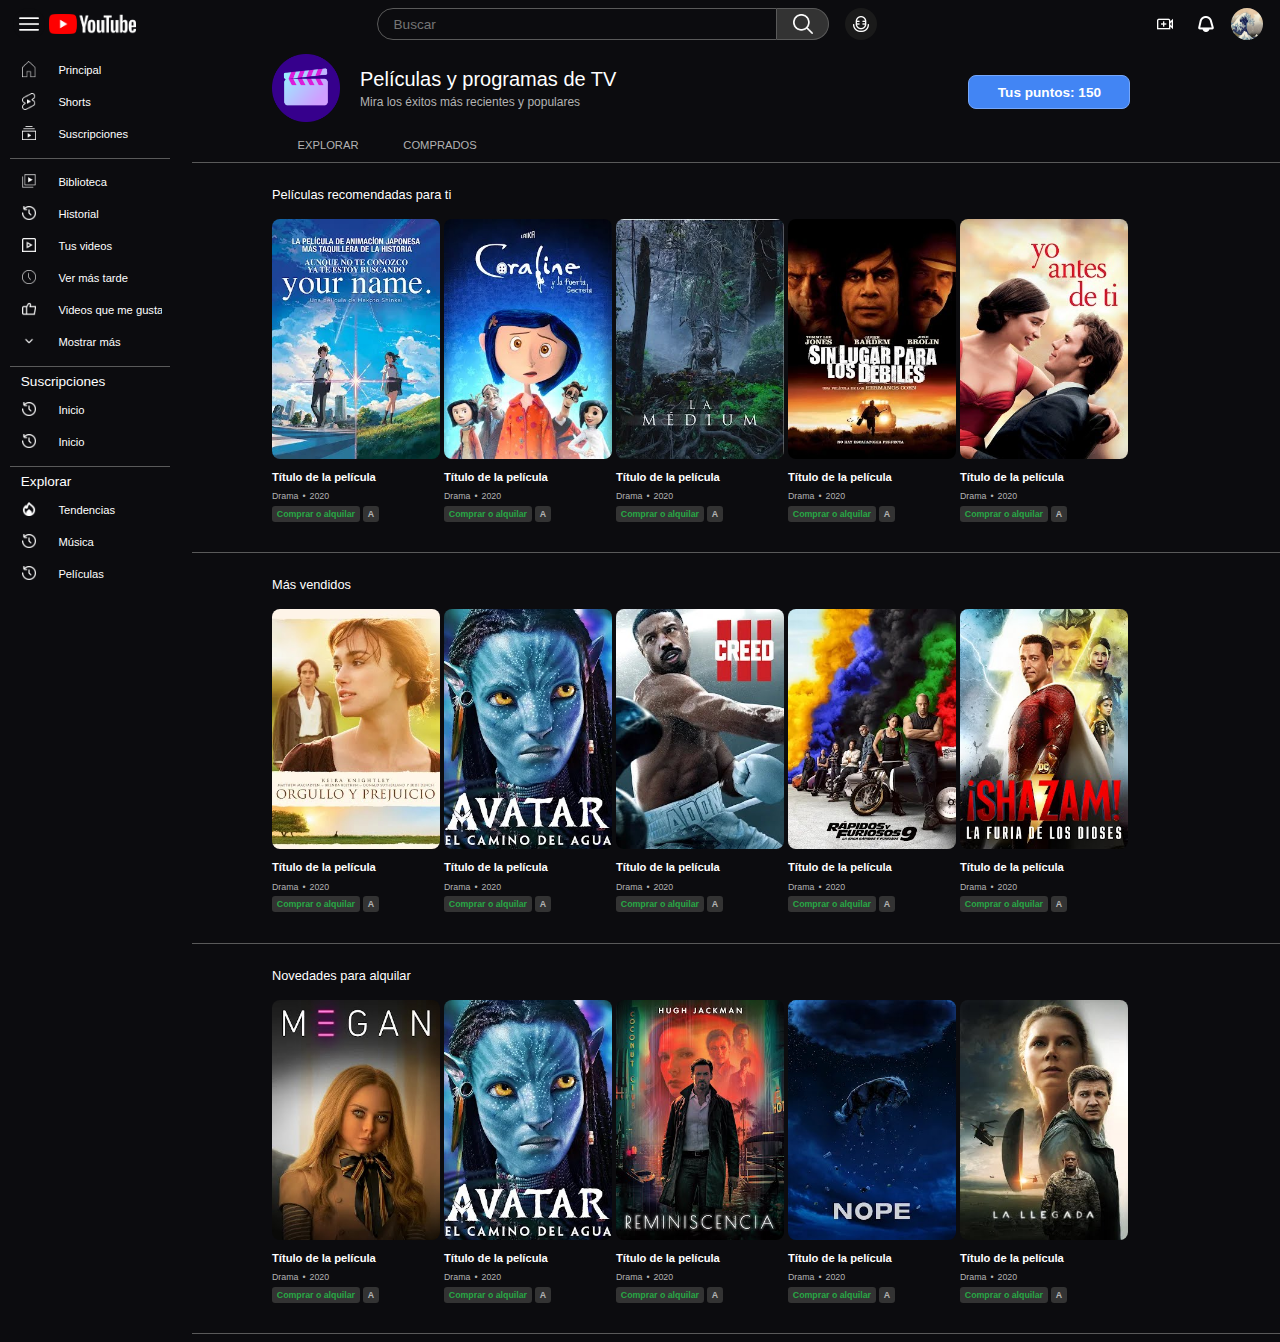
<file: movies-page.html>
<html>

<title>Películas</title>
<head>
    <link rel="stylesheet" href="movies-page.css">
    <!-- Google tag (gtag.js) -->
<script async src="https://www.googletagmanager.com/gtag/js?id=G-ENSPJKNG4V"></script>
<script>
  window.dataLayer = window.dataLayer || [];
  function gtag(){dataLayer.push(arguments);}
  gtag('js', new Date());

  gtag('config', 'G-ENSPJKNG4V');
</script>

</head>

<body>

    <!--Navigation bar-->
    
<div class="navigation-bar">
       
    
    <div id="container-navigation">    
        <div class="action">
            <button>
                <img src="menu-h.png" width="20em" height="20em">
            </button>
        </div>
        <div onclick="location.href='index.html'" class="container" >
            <img src="Logotipo.png" width="87em" height="20em">
        </div>
    </div>  
    <div id="container-search">
        <div class="search">
            <input type="text" placeholder="Buscar">
            <button onclick="location.href='resultados.html'">
                <img src="busqueda.png" width="20em" height="20em">
            </button>
            
        </div>
        <button class="tool" style="background-image: url(microfono.png); background-repeat:no-repeat; background-size: 1rem; background-position: center;"></button>
    </div>    
        <div id="container"></div>
    <div id="container-navigation">
    <div class="action">
            <button style="background-image: url(video-mas.png); background-repeat:no-repeat; background-size: 1rem; background-position: center;">               
            </button>
           <button style="background-image: url(campana.png); background-repeat:no-repeat; background-size: 1rem; background-position: center;"></button>
            
            <button>
                <img src="perfil.jpg" width="40em" height="40em">
            </button>
    </div>    
    </div>
</div>


    <!--Menu desplegable-->
<div class="menu-principal">
    <div class="menu-container">
        <button onclick="location.href='index.html'" class="menup-button" style="background-image: url(home.png);" >Principal</button>
        <button class="menup-button" style="background-image: url(shorts.png);">Shorts</button>
        <button class="menup-button" style="background-image: url(suscripciones.png);">Suscripciones</button>
        <div class="linea-menu">
            <hr>
        </div>
        <button class="menup-button" style="background-image: url(biblioteca.png);">Biblioteca</button>
        <button class="menup-button" style="background-image: url(historial.png);">Historial</button>
        <button class="menup-button" style="background-image: url(tus\ videos.png);">Tus videos</button>
        <button class="menup-button" style="background-image: url(ver\ más\ tarde.png);">Ver más tarde</button>
        <button class="menup-button" style="background-image: url(red-social.png);">Videos que me gustan</button>
        <button class="menup-button" style="background-image: url(angulo-pequeno-hacia-abajo.png);">Mostrar más</button>
        <div class="linea-menu">
            <hr>
        </div>
        <div class="secciones-menu" >Suscripciones</div>
        <button class="menup-button" style="background-image: url(historial.png);">Inicio</button>
        <button class="menup-button" style="background-image: url(historial.png);">Inicio</button>
        <div class="linea-menu">
            <hr>
        </div>
        <div class="secciones-menu" >Explorar</div>
        <button class="menup-button" style="background-image: url(tendencias.png);">Tendencias</button>
        <button class="menup-button" style="background-image: url(historial.png);">Música</button>
        <button class="menup-button" style="background-image: url(historial.png);">Películas</button>
        <button class="menup-button" style="background-image: url(en\ vivo.png);">En vivo</button>
        <button class="menup-button" style="background-image: url(videojuegos.png);">Videojuegos</button>
        <button class="menup-button" style="background-image: url(noticias.png);">Noticias</button>
        <button class="menup-button" style="background-image: url(deportes.png);">Deportes</button>
        <button class="menup-button" style="background-image: url(aprendizaje.png);">Aprendizaje</button>
        <div class="linea-menu">
            <hr>
        </div>
        <div class="secciones-menu">Más de YouTube</div>
        <button class="menup-button" style="background-image: url(historial.png);">YouTube Premium</button>
        <button class="menup-button" style="background-image: url(historial.png);">YouTube Studio</button>
        <button class="menup-button" style="background-image: url(historial.png);">YouTube Music</button>
        <button class="menup-button" style="background-image: url(historial.png);">YouTube Kids</button>
        <div class="linea-menu">
            <hr>
        </div>
        <button class="menup-button" style="background-image: url(configuracion.png);">Configuración</button>
        <button class="menup-button" style="background-image: url(historial\ denuncias.png);">Historial de denuncia</button>
        <button class="menup-button" style="background-image: url(ayuda.png);">Ayuda</button>
        <button class="menup-button" style="background-image: url(comentario.png);">Envíar comentarios</button>
        <div class="linea-menu">
            <hr>
        </div>
        <div class="footer-menu">
            <div class="footer-links">
                <a href="">Acerca de</a>
                <a href="">Prensa</a>
                <a href="">Derechos de autor</a>
                <a href="">Comunicarte con nosotros</a>
                <a href="">Creadores</a>
                <a href="">Anunciar</a>
                <a href="">Desarrolladores</a>
            </div>
            <div class="footer-links">
                <a href="">Condiciones</a>
                <a href="">Privacidad</a>
                <a href="">Políticas y seguridad</a>
                <a href="">Cómo funciona YouTube</a>
                <a href="">Prueba funciones nuevas</a>
            </div>
    
            <div class="footer-copyright">
                <p>© 2023 Google LLC</p>
            </div>    
        </div>
    
    </div>
</div>

    <!--movies-->

<div class="movies-container">
    <div class="movies-headline">
        <div class="movies-texto">
            <div class="movies-titulo">Películas y programas de TV</div> 
            <div class="movies-subtitulo">Mira los éxitos más recientes y populares</div> 
        </div>
        <div class="movies-p">Tus puntos: 150</div>
    </div>
    <div class="movies-menu">
        <button class="movies-ghost">EXPLORAR</button>
        <button class="movies-ghost">COMPRADOS</button>
    </div>
    <hr>

    <!--lista-->

    <div class="movies-secciones">Películas recomendadas para ti</div>

        <div class="lista-movies">

            <div class="moviess-principal">
                <div onclick="location.href='Reproductor-peliculas.html'" class="moviesp-player" style="background-image: url(2.webp);">
                </div>
                <div class="moviesp-second">
                    <div class="moviesp-info">
                        <div class="moviesp-titulo">Título de la película</div>
                        <div class="moviesp-genero">
                            <p>Drama</p>
                            <p>•</p>
                            <p>2020<p>
                        </div>
                        <div class="moviesp-etiquetas">
                            <div class="moviesp-action">Comprar o alquilar</div>
                            <div class="moviesp-clas">A</div>
                        </div>
                    </div>
                </div>
            </div>

            <div class="moviess-principal">
                <div onclick="location.href='Reproductor-peliculas.html'" class="moviesp-player"></div>
                <div class="moviesp-second">
                    <div class="moviesp-info">
                        <div class="moviesp-titulo">Título de la película</div>
                        <div class="moviesp-genero">
                            <p>Drama</p>
                            <p>•</p>
                            <p>2020<p>
                        </div>
                        <div class="moviesp-etiquetas">
                            <div class="moviesp-action">Comprar o alquilar</div>
                            <div class="moviesp-clas">A</div>
                        </div>
                    </div>
                </div>
            </div>
            <div onclick="location.href='Reproductor-peliculas.html'" class="moviess-principal">
                <div class="moviesp-player" style="background-image: url(5.webp);"></div>
                <div class="moviesp-second">
                    <div class="moviesp-info">
                        <div class="moviesp-titulo">Título de la película</div>
                        <div class="moviesp-genero">
                            <p>Drama</p>
                            <p>•</p>
                            <p>2020<p>
                        </div>
                        <div class="moviesp-etiquetas">
                            <div class="moviesp-action">Comprar o alquilar</div>
                            <div class="moviesp-clas">A</div>
                        </div>
                    </div>
                </div>
            </div>
            <div onclick="location.href='Reproductor-peliculas.html'" class="moviess-principal">
                <div class="moviesp-player" style="background-image: url(4.webp);"></div>
                <div class="moviesp-second">
                    <div class="moviesp-info">
                        <div class="moviesp-titulo">Título de la película</div>
                        <div class="moviesp-genero">
                            <p>Drama</p>
                            <p>•</p>
                            <p>2020<p>
                        </div>
                        <div class="moviesp-etiquetas">
                            <div class="moviesp-action">Comprar o alquilar</div>
                            <div class="moviesp-clas">A</div>
                        </div>
                    </div>
                </div>
            </div>
            <div onclick="location.href='Reproductor-peliculas.html'" class="moviess-principal">
                <div class="moviesp-player" style="background-image: url(3.jpg);"></div>
                <div class="moviesp-second">
                    <div class="moviesp-info">
                        <div class="moviesp-titulo">Título de la película</div>
                        <div class="moviesp-genero">
                            <p>Drama</p>
                            <p>•</p>
                            <p>2020<p>
                        </div>
                        <div class="moviesp-etiquetas">
                            <div class="moviesp-action">Comprar o alquilar</div>
                            <div class="moviesp-clas">A</div>
                        </div>
                    </div>
                </div>
            </div>
        </div>
    <hr>        

    <div class="movies-secciones">Más vendidos</div>

        <div class="lista-movies">

            <div class="moviess-principal">
                <div onclick="location.href='Reproductor-peliculas.html'" class="moviesp-player" style="background-image: url(6.webp);"></div>
                <div class="moviesp-second">
                    <div class="moviesp-info">
                        <div class="moviesp-titulo">Título de la película</div>
                        <div class="moviesp-genero">
                            <p>Drama</p>
                            <p>•</p>
                            <p>2020<p>
                        </div>
                        <div class="moviesp-etiquetas">
                            <div class="moviesp-action">Comprar o alquilar</div>
                            <div class="moviesp-clas">A</div>
                        </div>
                    </div>
                </div>
            </div>

            <div class="moviess-principal">
                <div onclick="location.href='Reproductor-peliculas.html'" class="moviesp-player" style="background-image: url(7.webp);"></div>
                <div class="moviesp-second">
                    <div class="moviesp-info">
                        <div class="moviesp-titulo" >Título de la película</div>
                        <div class="moviesp-genero">
                            <p>Drama</p>
                            <p>•</p>
                            <p>2020<p>
                        </div>
                        <div class="moviesp-etiquetas">
                            <div class="moviesp-action">Comprar o alquilar</div>
                            <div class="moviesp-clas">A</div>
                        </div>
                    </div>
                </div>
            </div>
            <div class="moviess-principal">
                <div onclick="location.href='Reproductor-peliculas.html'" class="moviesp-player" style="background-image: url(8.webp);"></div>
                <div class="moviesp-second">
                    <div class="moviesp-info">
                        <div class="moviesp-titulo">Título de la película</div>
                        <div class="moviesp-genero">
                            <p>Drama</p>
                            <p>•</p>
                            <p>2020<p>
                        </div>
                        <div class="moviesp-etiquetas">
                            <div class="moviesp-action">Comprar o alquilar</div>
                            <div class="moviesp-clas">A</div>
                        </div>
                    </div>
                </div>
            </div>
            <div class="moviess-principal">
                <div onclick="location.href='Reproductor-peliculas.html'" class="moviesp-player" style="background-image: url(9.webp);"></div>
                <div class="moviesp-second">
                    <div class="moviesp-info">
                        <div class="moviesp-titulo">Título de la película</div>
                        <div class="moviesp-genero">
                            <p>Drama</p>
                            <p>•</p>
                            <p>2020<p>
                        </div>
                        <div class="moviesp-etiquetas">
                            <div class="moviesp-action">Comprar o alquilar</div>
                            <div class="moviesp-clas">A</div>
                        </div>
                    </div>
                </div>
            </div>
            <div class="moviess-principal">
                <div onclick="location.href='Reproductor-peliculas.html'" class="moviesp-player" style="background-image: url(10.webp);"></div>
                <div class="moviesp-second">
                    <div class="moviesp-info">
                        <div class="moviesp-titulo">Título de la película</div>
                        <div class="moviesp-genero">
                            <p>Drama</p>
                            <p>•</p>
                            <p>2020<p>
                        </div>
                        <div class="moviesp-etiquetas">
                            <div class="moviesp-action">Comprar o alquilar</div>
                            <div class="moviesp-clas">A</div>
                        </div>
                    </div>
                </div>
            </div>
        </div>
    <hr>        

    <div class="movies-secciones">Novedades para alquilar</div>

        <div class="lista-movies">

            <div class="moviess-principal">
                <div onclick="location.href='Reproductor-peliculas.html'" class="moviesp-player" style="background-image: url(11.webp);"></div>
                <div class="moviesp-second">
                    <div class="moviesp-info">
                        <div class="moviesp-titulo">Título de la película</div>
                        <div class="moviesp-genero">
                            <p>Drama</p>
                            <p>•</p>
                            <p>2020<p>
                        </div>
                        <div class="moviesp-etiquetas">
                            <div class="moviesp-action">Comprar o alquilar</div>
                            <div class="moviesp-clas">A</div>
                        </div>
                    </div>
                </div>
            </div>

            <div class="moviess-principal">
                <div onclick="location.href='Reproductor-peliculas.html'" class="moviesp-player" style="background-image: url(12.webp);"></div>
                <div class="moviesp-second">
                    <div class="moviesp-info">
                        <div class="moviesp-titulo">Título de la película</div>
                        <div class="moviesp-genero">
                            <p>Drama</p>
                            <p>•</p>
                            <p>2020<p>
                        </div>
                        <div class="moviesp-etiquetas">
                            <div class="moviesp-action">Comprar o alquilar</div>
                            <div class="moviesp-clas">A</div>
                        </div>
                    </div>
                </div>
            </div>
            <div class="moviess-principal">
                <div onclick="location.href='Reproductor-peliculas.html'" class="moviesp-player" style="background-image: url(13.webp);"></div>
                <div class="moviesp-second">
                    <div class="moviesp-info">
                        <div class="moviesp-titulo">Título de la película</div>
                        <div class="moviesp-genero">
                            <p>Drama</p>
                            <p>•</p>
                            <p>2020<p>
                        </div>
                        <div class="moviesp-etiquetas">
                            <div class="moviesp-action">Comprar o alquilar</div>
                            <div class="moviesp-clas">A</div>
                        </div>
                    </div>
                </div>
            </div>
            <div class="moviess-principal">
                <div onclick="location.href='Reproductor-peliculas.html'" class="moviesp-player" style="background-image: url(14.webp);"></div>
                <div class="moviesp-second">
                    <div class="moviesp-info">
                        <div class="moviesp-titulo">Título de la película</div>
                        <div class="moviesp-genero">
                            <p>Drama</p>
                            <p>•</p>
                            <p>2020<p>
                        </div>
                        <div class="moviesp-etiquetas">
                            <div class="moviesp-action">Comprar o alquilar</div>
                            <div class="moviesp-clas">A</div>
                        </div>
                    </div>
                </div>
            </div>
            <div class="moviess-principal">
                <div onclick="location.href='Reproductor-peliculas.html'" class="moviesp-player" style="background-image: url(15.webp);"></div>
                <div class="moviesp-second">
                    <div class="moviesp-info">
                        <div class="moviesp-titulo">Título de la película</div>
                        <div class="moviesp-genero">
                            <p>Drama</p>
                            <p>•</p>
                            <p>2020<p>
                        </div>
                        <div class="moviesp-etiquetas">
                            <div class="moviesp-action">Comprar o alquilar</div>
                            <div class="moviesp-clas">A</div>
                        </div>
                    </div>
                </div>
            </div>
        </div>
    <hr>        
            
</div>
</file>
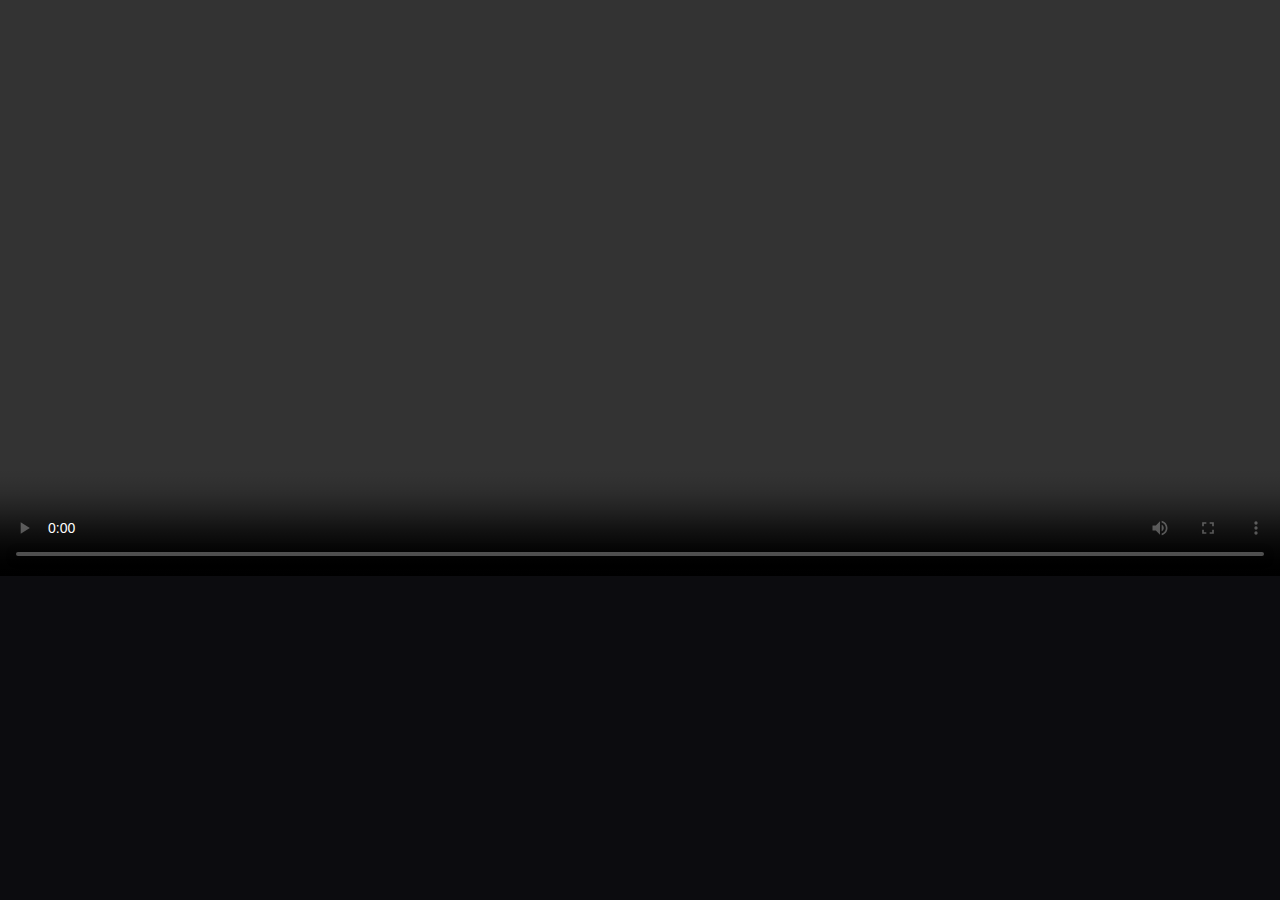
<file: Pelicula.html>
<html></html>
<head>
    <title>Película</title>
    <link rel="stylesheet" href="Pelicula.css">
    <!-- Google tag (gtag.js) -->
<script async src="https://www.googletagmanager.com/gtag/js?id=G-ENSPJKNG4V"></script>
<script>
  window.dataLayer = window.dataLayer || [];
  function gtag(){dataLayer.push(arguments);}
  gtag('js', new Date());

  gtag('config', 'G-ENSPJKNG4V');
</script>
</head>
<body>

    <!--Ventana de video-->

    <div class="elements-contain">
        <div class="info-player">
            <video class="player" autoplay controls></video>
</file>
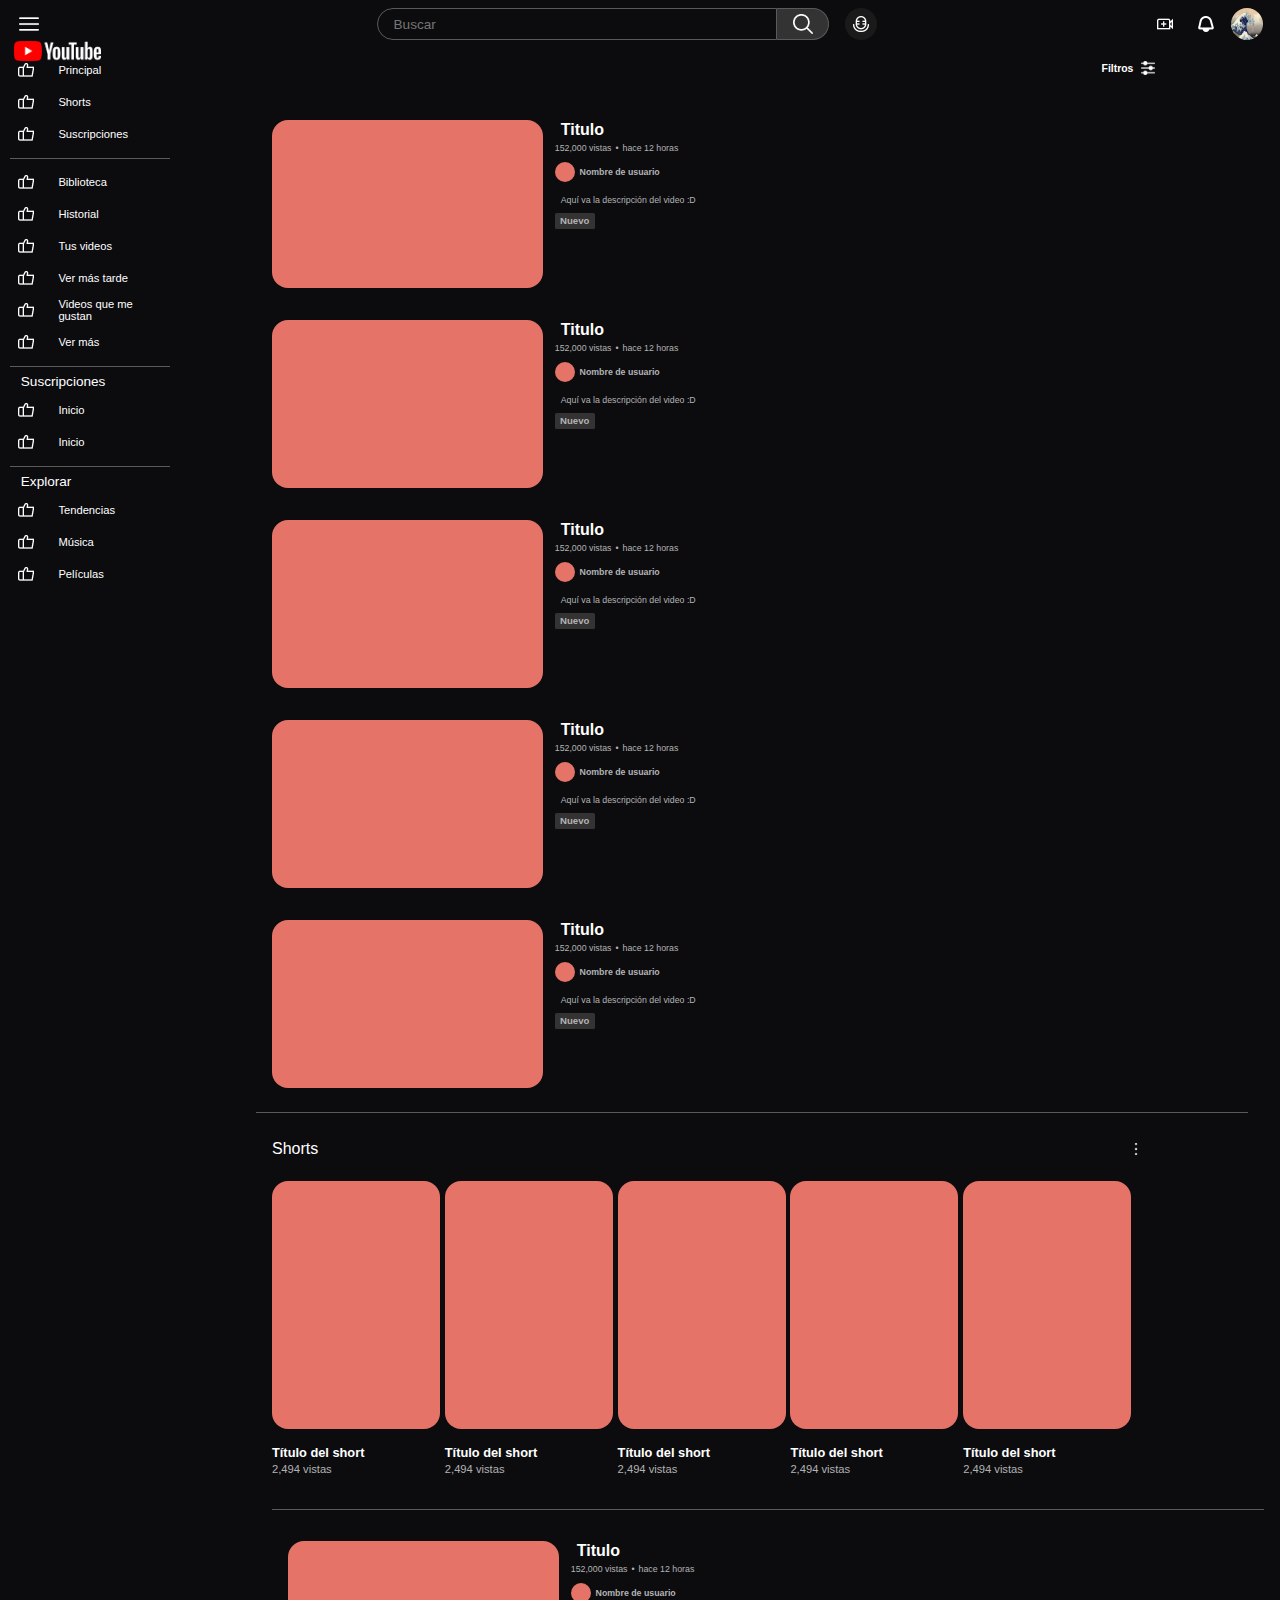
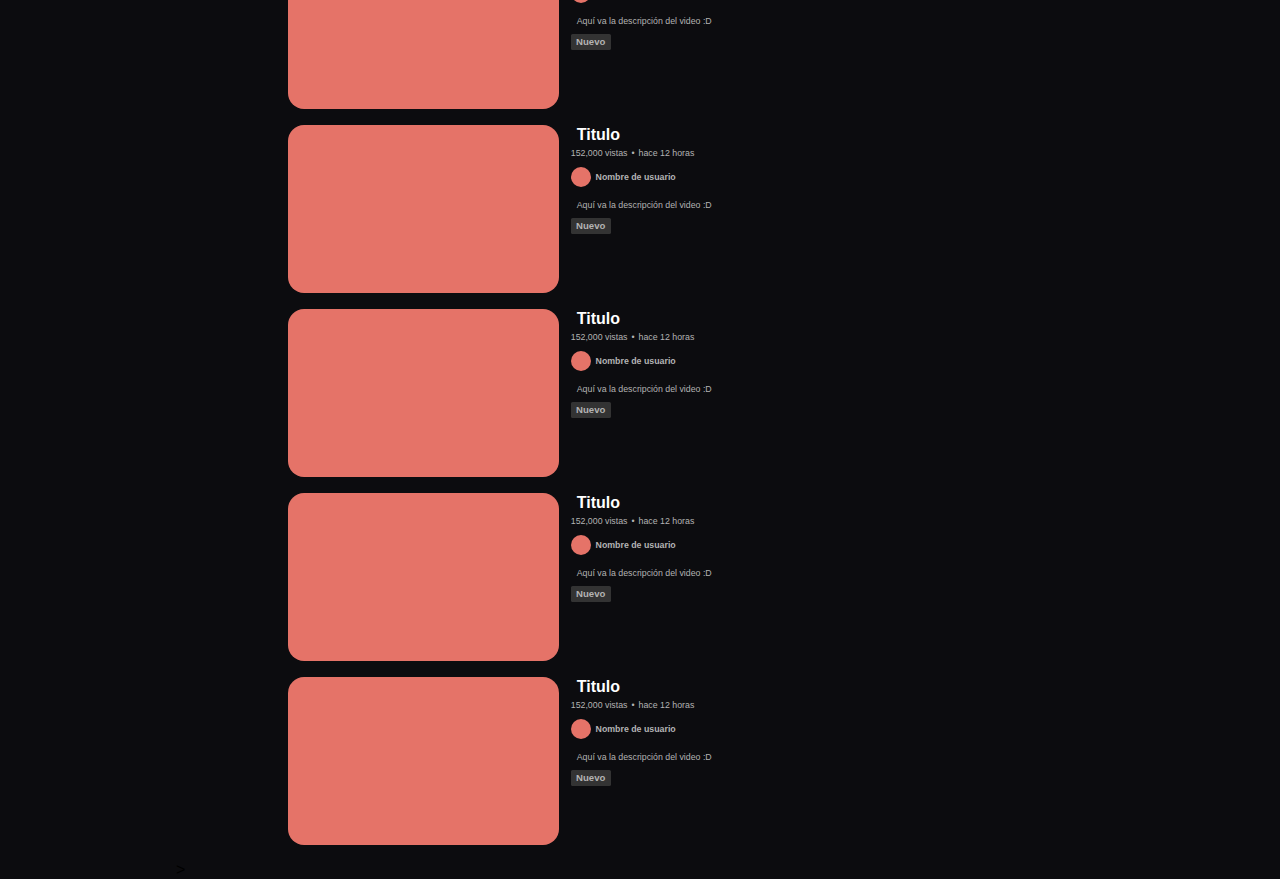
<file: resultados.html>
<html>

<title>Resultados</title>
<head>
    <link rel="stylesheet" href="resultados.css">
    <!-- Google tag (gtag.js) -->
<script async src="https://www.googletagmanager.com/gtag/js?id=G-ENSPJKNG4V"></script>
<script>
  window.dataLayer = window.dataLayer || [];
  function gtag(){dataLayer.push(arguments);}
  gtag('js', new Date());

  gtag('config', 'G-ENSPJKNG4V');
</script>
</head>

<body>

    <!--Navigation bar-->
    
<div class="navigation-bar">
       
    
    <div id="container-navigation">    
        <div class="action">
            <button>
                <img src="menu-h.png" width="20em" height="20em">
            </button>
        </div>
        <button class="container" onclick="location.href='Pagina principal-user.html'">
            <img src="Logotipo.png" width="87em" height="20em">
        </button>
    </div>  
    <div id="container-search">
        <div class="search">
            <input type="text" placeholder="Buscar">
            <button>
                <img src="busqueda.png" width="20em" height="20em">
            </button>
            
        </div>
        <button class="tool" style="background-image: url(microfono.png); background-repeat:no-repeat; background-size: 1rem; background-position: center;"></button>
    </div>    
        <div id="container"></div>
    <div id="container-navigation">
    <div class="action">
            <button style="background-image: url(video-mas.png); background-repeat:no-repeat; background-size: 1rem; background-position: center;">               
            </button>
           <button style="background-image: url(campana.png); background-repeat:no-repeat; background-size: 1rem; background-position: center;"></button>
            
            <button>
                <img src="perfil.jpg" width="40em" height="40em">
            </button>
    </div>    
    </div>
</div>


    <!--Menu desplegable-->
<div class="menu-principal">
    <div class="menu-container">
        <button class="menup-button">Principal</button>
        <button class="menup-button">Shorts</button>
        <button class="menup-button">Suscripciones</button>
        <div class="linea-menu">
            <hr>
        </div>
        <button class="menup-button">Biblioteca</button>
        <button class="menup-button">Historial</button>
        <button class="menup-button">Tus videos</button>
        <button class="menup-button">Ver más tarde</button>
        <button class="menup-button">Videos que me gustan</button>
        <button class="menup-button">Ver más</button>
        <div class="linea-menu">
            <hr>
        </div>
        <div class="secciones-menu">Suscripciones</div>
        <button class="menup-button">Inicio</button>
        <button class="menup-button">Inicio</button>
        <div class="linea-menu">
            <hr>
        </div>
        <div class="secciones-menu">Explorar</div>
        <button class="menup-button">Tendencias</button>
        <button class="menup-button">Música</button>
        <button class="menup-button">Películas</button>
        <button class="menup-button">En vivo</button>
        <button class="menup-button">Videojuegos</button>
        <button class="menup-button">Noticias</button>
        <button class="menup-button">Deportes</button>
        <button class="menup-button">Aprendizaje</button>
        <div class="linea-menu">
            <hr>
        </div>
        <div class="secciones-menu">Más de YouTube</div>
        <button class="menup-button">YouTube Premium</button>
        <button class="menup-button">YouTube Studio</button>
        <button class="menup-button">YouTube Music</button>
        <button class="menup-button">YouTube Kids</button>
        <div class="linea-menu">
            <hr>
        </div>
        <button class="menup-button">Configuración</button>
        <button class="menup-button">Historial de denuncia</button>
        <button class="menup-button">Ayuda</button>
        <button class="menup-button">Envíar comentarios</button>
        <div class="linea-menu">
            <hr>
        </div>
        <div class="footer-menu">
            <div class="footer-links">
                <a href="">Acerca de</a>
                <a href="">Prensa</a>
                <a href="">Derechos de autor</a>
                <a href="">Comunicarte con nosotros</a>
                <a href="">Creadores</a>
                <a href="">Anunciar</a>
                <a href="">Desarrolladores</a>
            </div>
            <div class="footer-links">
                <a href="">Condiciones</a>
                <a href="">Privacidad</a>
                <a href="">Políticas y seguridad</a>
                <a href="">Cómo funciona YouTube</a>
                <a href="">Prueba funciones nuevas</a>
            </div>
    
            <div class="footer-copyright">
                <p>© 2023 Google LLC</p>
            </div>    
        </div>
    
    </div>
</div>


<div class="body-container">
    <div class="filter">
         <button class="filter-button">Filtros</button>
    </div>

    <div class="result-list">
        <div class="result-video">
            <div class="result-player"></div>
            <div class="result-info-container">
                <button class="result-title">Titulo</button>
                <div class="result-vistas">
                    <p>152,000 vistas</p>
                    <p>•</p>
                    <p>hace 12 horas<p>
                </div>
                <div class="result-canal">
                    <button class="result-user-picture"></button>
                    <p>Nombre de usuario</p>
                </div>
                <button class="result-description">Aquí va la descripción del video :D</button>
                <button class="result-etiqueta">Nuevo</button>
            </div>
            <button class="result-menu-button"></button>
        </div>

        <div class="result-video">
            <div class="result-player"></div>
            <div class="result-info-container">
                <button class="result-title">Titulo</button>
                <div class="result-vistas">
                    <p>152,000 vistas</p>
                    <p>•</p>
                    <p>hace 12 horas<p>
                </div>
                <div class="result-canal">
                    <button class="result-user-picture"></button>
                    <p>Nombre de usuario</p>
                </div>
                <button class="result-description">Aquí va la descripción del video :D</button>
                <button class="result-etiqueta">Nuevo</button>
            </div>
            <button class="result-menu-button"></button>
        </div>

        <div class="result-video">
            <div class="result-player"></div>
            <div class="result-info-container">
                <button class="result-title">Titulo</button>
                <div class="result-vistas">
                    <p>152,000 vistas</p>
                    <p>•</p>
                    <p>hace 12 horas<p>
                </div>
                <div class="result-canal">
                    <button class="result-user-picture"></button>
                    <p>Nombre de usuario</p>
                </div>
                <button class="result-description">Aquí va la descripción del video :D</button>
                <button class="result-etiqueta">Nuevo</button>
            </div>
            <button class="result-menu-button"></button>
        </div>

        <div class="result-video">
            <div class="result-player"></div>
            <div class="result-info-container">
                <button class="result-title">Titulo</button>
                <div class="result-vistas">
                    <p>152,000 vistas</p>
                    <p>•</p>
                    <p>hace 12 horas<p>
                </div>
                <div class="result-canal">
                    <button class="result-user-picture"></button>
                    <p>Nombre de usuario</p>
                </div>
                <button class="result-description">Aquí va la descripción del video :D</button>
                <button class="result-etiqueta">Nuevo</button>
            </div>
            <button class="result-menu-button"></button>
        </div>

        <div class="result-video">
            <div class="result-player"></div>
            <div class="result-info-container">
                <button class="result-title">Titulo</button>
                <div class="result-vistas">
                    <p>152,000 vistas</p>
                    <p>•</p>
                    <p>hace 12 horas<p>
                </div>
                <div class="result-canal">
                    <button class="result-user-picture"></button>
                    <p>Nombre de usuario</p>
                </div>
                <button class="result-description">Aquí va la descripción del video :D</button>
                <button class="result-etiqueta">Nuevo</button>
            </div>
            <button class="result-menu-button"></button>
        </div>

        <div class="linea-thin-body">
            <hr>
        </div>



        <div class="seccion-shorts-result">
            <div class="secciones-result">
                Shorts
                <button class="seccion-menu"></button>
            </div>

        <div class="lista-shorts-result">
            <div class="shorts-result">
                <div class="shortr-player"></div>
                <div class="shortr-second">
                    <div class="shortr-info">
                        <div class="shortr-titulo">Título del short</div>
                        <div class="shortr-vistas">2,494 vistas</div>
                    </div>
                    <button class="shortr-menu"></button>
                </div>
            </div>
            <div class="shorts-result">
                <div class="shortr-player"></div>
                <div class="shortr-second">
                    <div class="shortr-info">
                        <div class="shortr-titulo">Título del short</div>
                        <div class="shortr-vistas">2,494 vistas</div>
                    </div>
                    <button class="shortr-menu"></button>
                </div>
            </div>
            <div class="shorts-result">
                <div class="shortr-player"></div>
                <div class="shortr-second">
                    <div class="shortr-info">
                        <div class="shortr-titulo">Título del short</div>
                        <div class="shortr-vistas">2,494 vistas</div>
                    </div>
                    <button class="shortr-menu"></button>
                </div>
            </div>
            <div class="shorts-result">
                <div class="shortr-player"></div>
                <div class="shortr-second">
                    <div class="shortr-info">
                        <div class="shortr-titulo">Título del short</div>
                        <div class="shortr-vistas">2,494 vistas</div>
                    </div>
                    <button class="shortr-menu"></button>
                </div>
            </div>
            <div class="shorts-result">
                <div class="shortr-player"></div>
                <div class="shortr-second">
                    <div class="shortr-info">
                        <div class="shortr-titulo">Título del short</div>
                        <div class="shortr-vistas">2,494 vistas</div>
                    </div>
                    <button class="shortr-menu"></button>
                </div>
            </div>
        </div>  
        
        <div class="linea-thin-body">
            <hr>
        </div>

        <div class="result-video">
            <div class="result-player"></div>
            <div class="result-info-container">
                <button class="result-title">Titulo</button>
                <div class="result-vistas">
                    <p>152,000 vistas</p>
                    <p>•</p>
                    <p>hace 12 horas<p>
                </div>
                <div class="result-canal">
                    <button class="result-user-picture"></button>
                    <p>Nombre de usuario</p>
                </div>
                <button class="result-description">Aquí va la descripción del video :D</button>
                <button class="result-etiqueta">Nuevo</button>
            </div>
            <button class="result-menu-button"></button>
        </div>

        <div class="result-video">
            <div class="result-player"></div>
            <div class="result-info-container">
                <button class="result-title">Titulo</button>
                <div class="result-vistas">
                    <p>152,000 vistas</p>
                    <p>•</p>
                    <p>hace 12 horas<p>
                </div>
                <div class="result-canal">
                    <button class="result-user-picture"></button>
                    <p>Nombre de usuario</p>
                </div>
                <button class="result-description">Aquí va la descripción del video :D</button>
                <button class="result-etiqueta">Nuevo</button>
            </div>
            <button class="result-menu-button"></button>
        </div>

        <div class="result-video">
            <div class="result-player"></div>
            <div class="result-info-container">
                <button class="result-title">Titulo</button>
                <div class="result-vistas">
                    <p>152,000 vistas</p>
                    <p>•</p>
                    <p>hace 12 horas<p>
                </div>
                <div class="result-canal">
                    <button class="result-user-picture"></button>
                    <p>Nombre de usuario</p>
                </div>
                <button class="result-description">Aquí va la descripción del video :D</button>
                <button class="result-etiqueta">Nuevo</button>
            </div>
            <button class="result-menu-button"></button>
        </div>

        <div class="result-video">
            <div class="result-player"></div>
            <div class="result-info-container">
                <button class="result-title">Titulo</button>
                <div class="result-vistas">
                    <p>152,000 vistas</p>
                    <p>•</p>
                    <p>hace 12 horas<p>
                </div>
                <div class="result-canal">
                    <button class="result-user-picture"></button>
                    <p>Nombre de usuario</p>
                </div>
                <button class="result-description">Aquí va la descripción del video :D</button>
                <button class="result-etiqueta">Nuevo</button>
            </div>
            <button class="result-menu-button"></button>
        </div>

        <div class="result-video">
            <div class="result-player"></div>
            <div class="result-info-container">
                <button class="result-title">Titulo</button>
                <div class="result-vistas">
                    <p>152,000 vistas</p>
                    <p>•</p>
                    <p>hace 12 horas<p>
                </div>
                <div class="result-canal">
                    <button class="result-user-picture"></button>
                    <p>Nombre de usuario</p>
                </div>
                <button class="result-description">Aquí va la descripción del video :D</button>
                <button class="result-etiqueta">Nuevo</button>
            </div>
            <button class="result-menu-button"></button>
        </div>



    </div>
</div>>    

</body>
</html>
</file>
<file: movies-page.css>
/*    Estilos    */

:root{
    --brand-100: #F61C0D;
    --brand-80: #C4302B;
    --brand-60: #DB4437;
    --brand-40: #E57368;    
    --brand-20: #ED9D97;

    --brand-b100: #196AEF;
    --brand-b80: #4285F4;
    --brand-b60: #76A7FA;
    --brand-b40: #A0C3FF;
    --brand-b20: #DEF1FF;

    --neutral-00: #ffffff;
    --neutral-10: #ECECF0;
    --neutral-20: #e1e1e8;
    --neutral-40: #b3b3b3;
    --neutral-50: #808080;
    --neutral-60: #5a5a5a;
    --neutral-70: #4d4d4d;
    --neutral-80: #333333;
    --neutral-90: #1a1a1a;
    --neutral-100: #0c0c0f;

    --success-50: #7AD475;
    --success-100: #28A745;
    --success-200: #095E15;

    --warning-50: #FFCF7A;
    --warning-100: #FFC107;
    --warning-200: #A17600;

    --danger-50: #B283EA;
    --danger-100: #9933CC;
    --danger-200: #590B70;

    --info-50: #6BDCDE;
    --info-100: #17A2B8;
    --info-200: #045A66;
   
    --nautral-alpha-light-10: rgba(255, 255, 255, 0.264);
    --neutral-alpha-light-30: rgba(255, 255, 255, 0.3);
    --neutral-alpha-light-50: rgba(255, 255, 255, 0.5);
    --neutral-alpha-light-60: rgba(255, 255, 255, 0.6);
    --neutral-alpha-light-80: rgba(255, 255, 255, 0.8);
    --neutral-alpha-light-90: rgba(255, 255, 255, 0.9);

    --neutral-alpha-dark-00: rgba(0, 0, 0, 0.0);
    --neutral-alpha-dark-10: rgba(0, 0, 0, 0.1);
    --neutral-alpha-dark-30: rgba(0, 0, 0, 0.3);
    --neutral-alpha-dark-50: rgba(0, 0, 0, 0.5);
    --neutral-alpha-dark-70: rgba(0, 0, 0, 0.7);
    --neutral-alpha-dark-90: rgba(0, 0, 0, 0.9);

}

h1{font-size: 6rem;}

h2{font-size: 4rem;}

h3{font-size: 3rem;}

h4{font-size: 2rem;}

h5{font-size: 1.5rem;}

h6{font-size: 1.25rem;}

/* */

body{
    padding: 0em;
    margin: 0em;
    font-family: sans-serif;
    background-color: var(--neutral-100);
    display: flex;
    flex-wrap: wrap;
    flex-direction: row;
}


/* Navigation bar */

.navigation-bar{
    background-color: var(--neutral-100);
    position: fixed;
    width: 100%;
    height: 3rem;
    box-sizing: border-box;
    padding: 0.5rem;
    display: flex;
    flex-wrap: wrap;
    justify-content: space-between;
    z-index: 10;
}

#container-navigation{
    width: 8rem;
    height: 2rem;
    display: flex;
    flex-wrap: wrap;
    justify-content: space-between;
    }
    
#container-search{
    height: 2.1rem;
    width: 38rem;
    display: flex;
    justify-content: space-between;
    
}    
    

.container{
    display: flex;
    align-self: center;
}


.search{
    height: 2.5rem;
    width: 35rem;
    background-color: var(--neutral-100);
    display: flex;
    justify-content: flex-end;
   
}

.search input{
    height: 1rem;
    width: 25rem;
    border-bottom-left-radius: 10rem;
    border-top-left-radius: 10rem;
    border: 0.75px;
    border-style: solid;
    border-color: var(--neutral-60);
    background-color: var(--neutral-100);
    padding: 0.95rem;
    color: var(--neutral-40);
    font-size: 0.85rem;

}

.search input:focus{
    height: 1rem;
    width: 26.5rem;
    outline: none;
    border-bottom-left-radius: 10rem;
    border-top-left-radius: 10rem;
    border: 0.75px;
    border-style: solid;
    border-color: var(--brand-b100);
    background-color: var(--neutral-100);
    padding: 0.95rem;
    padding-left: 2.5rem;
    color: var(--neutral-40);
    font-size: 0.85rem;
    background-image: url('busqueda.png');
    background-repeat: no-repeat;
    background-position: 1rem;
    background-size: .75rem;
}

.search button{
    height: 1.99rem;
    width: 3.25rem;
    border-top-right-radius: 10rem;
    border-bottom-right-radius: 10rem;
    background-color: var(--neutral-80);
    border: 0.75px;
    border-left-style: none ;
    border-right-style: solid;
    border-top-style: solid;
    border-bottom-style: solid;
    border-color: var(--neutral-60);
    color: var(--neutral-00);
    
}

.action button{
    height: 2rem;
    width: 2rem;
    border-radius: 10rem;
    position: static;
    background-color: var(--neutral-100);
    color: var(--neutral-00);
    border-style: none;
    margin-left: 0.3rem;
    overflow: hidden;
    padding: 0rem;
}

.tool{
    height: 2rem;
    width: 2rem;
    border-radius: 10rem;
    position: static;
    background-color: var(--neutral-90);
    border-style: none;
    margin-left: 0.3rem;
    overflow: hidden;
    padding: 0rem;
    }

.tool:hover{
    background-color: var(--neutral-80);
    }

.navigation-bar .action button:hover{
    background-color: var(--neutral-alpha-light-30);
}

/*Menu principal*/

.menu-principal{
    height: 34.5rem;
    margin-top: 2rem;
    margin-left: 0rem;
    background-color: var(--neutral-100);
    position: fixed;
    overflow: auto;
    scrollbar-color: var(--brand-100);
}

.menu-principal::-webkit-scrollbar {
    -webkit-appearance: none;
}

.menu-principal::-webkit-scrollbar:vertical {
    width: 0.4rem;
}

.menu-principal::-webkit-scrollbar-thumb {
    background-color: var(--neutral-60);
    border-radius: 20px;
    border-style: none;
    visibility: hidden;
}

.menu-principal::-webkit-scrollbar-track {
    border-radius: 10px;  
}

.menu-principal::-webkit-scrollbar-thumb:hover{
    visibility: visible;
}

.menup-button{
    height: 2rem;
    width: 9.5rem;
    background-color: var(--neutral-100);
    border-radius: .5rem;
    border-style: none;
    font-size: 0.7rem;
    font-weight: normal;
    color: var(--neutral-00);
    padding-left: 3rem;
    background-image: url('red-social.png');
    background-repeat: no-repeat;
    background-position: 0.75rem;
    background-size: 0.9rem;
    display: flex;
    align-items: center;
    text-align: left;
    text-overflow:ellipsis;
    overflow: hidden;
    white-space: nowrap;
    
}

.menup-button:hover{
    background-color: var(--neutral-80);
}

.menup-button:focus{
    background-color: var(--neutral-80);
}

.menu-container{
    width: 10rem;
    height: auto;
    margin-top: 0.7rem;
    margin-left: 0rem;
    display: flex;
    flex-direction: column;
    padding: 0.65rem;
}

.linea-menu hr{
    width: auto;
    height: 0.1px;
    background-color: var(--neutral-60);
    border-style: none;
}

.linea-menu{
    width: 10rem;
    height: 1rem;
    
}

.secciones-menu{
    height: 1.25rem;
    font-size: 0.85rem;
    color: var(--neutral-00);
    margin-left: 0.65rem;
}

.footer-menu{
    width: 8rem;
    height: auto;
    margin-left: 0.65rem;
    
}

.footer-links{
    
    text-align: left;
    border-style: none;
    margin-top: 0.5rem;
    line-height: 85%;
}

.footer-links a{
    font-size: 0.60rem;
    font-weight: bold;
    color: var(--neutral-40);
    text-decoration: none;
    margin-right: 0.2rem;
}

.footer-copyright p{
    margin-top: 1rem;
    font-size: 0.60rem;
    font-weight: lighter;
    color: var(--neutral-50);
}

/** movies **/

.movies-container{
    width: 100%;
    height: auto;
    display: flex;
    flex-direction: column;
    margin-top: 3rem;
    
    margin-left: 12rem;
}

.movies-headline{
    width: auto;
    height: 5rem;
    display: flex;
    flex-direction: row;
    align-items: center;
    margin-left: 2rem;
    padding-left: 8.5rem;
    background-image: url(clapperboard_profile.png);
    background-size: 4.25rem;
    background-repeat: no-repeat;
    background-position: 3rem;
}

.movies-texto{
    height: 4rem;
    display: flex;
    flex-direction: column;
    justify-content: center; 
}

.movies-titulo{
    font-size: 1.25rem;
    font-family: sans-serif;
    font-weight: normal;
    color: var(--neutral-00);
}

.movies-subtitulo{
    font-size: 0.75rem;
    font-family: sans-serif;
    font-weight: normal;
    color: var(--neutral-40);
    margin-top: 0.25rem;
}

.movies-p{
    width: 10rem;
    height: 2rem;
    font-size: 0.85rem;
    font-weight: bold;
    color: var(--neutral-00);
    border-radius: 0.5rem;
    border-style: solid;
    border-width: 0.5px;
    border-color: var(--brand-b60);
    margin-left: 22rem;
    margin-top: 0.5rem;
    display: flex;
    align-items: center;
    justify-content: center;
    background-color: var(--brand-b80);
}

.movies-menu{
    height: 2rem;
    display: flex;
    flex-direction: row;
    padding-left: 5rem;
    
}

.movies-ghost{
    height: 2.15rem;
    width: 7rem;
    background-color: var(--neutral-100);
    border-radius: 0rem;
    border-style: none;
    font-size: 0.7rem;
    font-weight: normal;
    color: var(--neutral-40);
    padding: 0.7rem;
    display: flex;
    justify-content: center;
    
}

.movies-ghost:hover{
    color: var(--neutral-00)
}

.movies-ghost:focus{
    color: var(--neutral-00);
    border-bottom-style: solid;
    border-color: var(--neutral-40);
    border-width: 3.5px;
}

.movies-container hr{
    width: 100%;
    border-style: none;
    border-bottom-style: solid;
    border-color: var(--neutral-60);
    border-bottom-width: 0.1px;
    margin-top: 0.1rem;
}

/**Películas**/

.movies-secciones{
    height: 2rem;
    font-size: 0.8rem;
    color: var(--neutral-00);
    padding-top: 1rem;
    margin-left: 5rem;
}

.lista-movies{
    width: 58rem;
    height: auto;
    display: flex;
    flex-direction: row;
    margin-left: 5rem;
    margin-bottom: 1rem;
    
}

.movies-principal{
    width: 10.5rem;
    height: 20rem;
    margin-top: 1rem;
    margin-right: 5rem;
    border-top-left-radius: 0.5rem;
    border-top-right-radius: 0.5rem;
}

.moviesp-player{
    width: 10.5rem;
    height: 15rem;
    border-radius: 0.5rem;
    margin-right: 0.25rem;
    background-image: url(1.webp);
    background-repeat: no-repeat;
    background-size: 10.5rem;
}

.moviesp-info{
    height: 3rem;
    
}

.moviesp-titulo{
    height: 1rem;
    font-size: 0.7rem;
    font-weight: bold;
    color: var(--neutral-00);
    
}

.moviesp-genero{
    height: 1rem;
    display: flex;
    flex-direction: row;
    align-items: center;
    margin-top: 0.1rem;
}

.moviesp-genero p{
    font-size: 0.55rem;
    color: var(--neutral-40);
    font-weight: lighter;
    margin-right: 0.25rem;   
}

.moviesp-etiquetas{
    height: 1rem;
    display: flex;
    flex-direction: row;
    align-items: center;
    margin-top: 0.1rem;
}

.moviesp-action{
        height: 1rem;
        width: auto;
        background-color: var(--neutral-80);
        padding-left: 0.3rem;
        padding-right: 0.3rem;
        border-radius: 0.2rem;
        margin-right: 0.2rem;
        border-style: none;
        display: flex;
        justify-content: center;
        align-items: center;
        font-size: 0.55rem;
        font-weight: bold;
        font-stretch: semi-expanded;
        color: var(--success-100);
}

.moviesp-clas{
    height: 1rem;
    width: auto;
    background-color: var(--neutral-80);
    padding-left: 0.3rem;
    padding-right: 0.3rem;
    border-radius: 0.2rem;
    margin-right: 0.2rem;
    border-style: none;
    display: flex;
    justify-content: center;
    align-items: center;
    font-size: 0.55rem;
    font-weight: bold;
    font-stretch: semi-expanded;
    color: var(--neutral-40);
}


.moviesp-second{
    height:4rem;
    
    margin-top: 0.75rem;
   display: flex;
   flex-direction: row;
   justify-content: space-between;
}
</file>
<file: Pelicula.css>
:root{
    --brand-100: #F61C0D;
    --brand-80: #C4302B;
    --brand-60: #DB4437;
    --brand-40: #E57368;    
    --brand-20: #ED9D97;

    --brand-b100: #196AEF;
    --brand-b80: #4285F4;
    --brand-b60: #76A7FA;
    --brand-b40: #A0C3FF;
    --brand-b20: #DEF1FF;

    --neutral-00: #ffffff;
    --neutral-10: #ECECF0;
    --neutral-20: #E1E1E8;
    --neutral-40: #B3B3B3;
    --neutral-50: #808080;
    --neutral-60: #2B2B42;
    --neutral-70: #4d4d4d;
    --neutral-80: #333333;
    --neutral-90: #1a1a1a;
    --neutral-100: #0c0c0f;

    --success-50: #7AD475;
    --success-100: #28A745;
    --success-200: #095E15;

    --warning-50: #FFCF7A;
    --warning-100: #FFC107;
    --warning-200: #A17600;

    --danger-50: #B283EA;
    --danger-100: #9933CC;
    --danger-200: #590B70;

    --info-50: #6BDCDE;
    --info-100: #17A2B8;
    --info-200: #045A66;
   
    --nautral-alpha-light-10: rgba(255, 255, 255, 0.264);
    --neutral-alpha-light-30: rgba(255, 255, 255, 0.3);
    --neutral-alpha-light-50: rgba(255, 255, 255, 0.5);
    --neutral-alpha-light-60: rgba(255, 255, 255, 0.6);
    --neutral-alpha-light-80: rgba(255, 255, 255, 0.8);
    --neutral-alpha-light-90: rgba(255, 255, 255, 0.9);

    --neutral-alpha-dark-00: rgba(0, 0, 0, 0.0);
    --neutral-alpha-dark-10: rgba(0, 0, 0, 0.1);
    --neutral-alpha-dark-30: rgba(0, 0, 0, 0.3);
    --neutral-alpha-dark-50: rgba(0, 0, 0, 0.5);
    --neutral-alpha-dark-70: rgba(0, 0, 0, 0.7);
    --neutral-alpha-dark-90: rgba(0, 0, 0, 0.9);
}

body{
    margin: 0rem;
    padding: 0rem;
    font-family: sans-serif;
    background-color: var(--neutral-100);
    display: flex;
    flex-wrap: wrap;
    flex-direction: row;
}

.elements-contain{
    width: 100%;
    
    display: flex;
    flex-flow: row wrap;
    justify-content: space-between;
    background-color: var(--neutral-100);
  
}

.info-player{
    width: 100%;
    height: auto;
    
}

.player{
    width: 100%;
    height: 36rem;
  
    
}
</file>
<file: resultados.css>
:root{
    --brand-100: #F61C0D;
    --brand-80: #C4302B;
    --brand-60: #DB4437;
    --brand-40: #E57368;    
    --brand-20: #ED9D97;

    --brand-b100: #196AEF;
    --brand-b80: #4285F4;
    --brand-b60: #76A7FA;
    --brand-b40: #A0C3FF;
    --brand-b20: #DEF1FF;

    --neutral-00: #ffffff;
    --neutral-10: #ECECF0;
    --neutral-20: #e1e1e8;
    --neutral-40: #b3b3b3;
    --neutral-50: #808080;
    --neutral-60: #5a5a5a;
    --neutral-70: #4d4d4d;
    --neutral-80: #333333;
    --neutral-90: #1a1a1a;
    --neutral-100: #0c0c0f;

    --success-50: #7AD475;
    --success-100: #28A745;
    --success-200: #095E15;

    --warning-50: #FFCF7A;
    --warning-100: #FFC107;
    --warning-200: #A17600;

    --danger-50: #B283EA;
    --danger-100: #9933CC;
    --danger-200: #590B70;

    --info-50: #6BDCDE;
    --info-100: #17A2B8;
    --info-200: #045A66;
   
    --nautral-alpha-light-10: rgba(255, 255, 255, 0.264);
    --neutral-alpha-light-30: rgba(255, 255, 255, 0.3);
    --neutral-alpha-light-50: rgba(255, 255, 255, 0.5);
    --neutral-alpha-light-60: rgba(255, 255, 255, 0.6);
    --neutral-alpha-light-80: rgba(255, 255, 255, 0.8);
    --neutral-alpha-light-90: rgba(255, 255, 255, 0.9);

    --neutral-alpha-dark-00: rgba(0, 0, 0, 0.0);
    --neutral-alpha-dark-10: rgba(0, 0, 0, 0.1);
    --neutral-alpha-dark-30: rgba(0, 0, 0, 0.3);
    --neutral-alpha-dark-50: rgba(0, 0, 0, 0.5);
    --neutral-alpha-dark-70: rgba(0, 0, 0, 0.7);
    --neutral-alpha-dark-90: rgba(0, 0, 0, 0.9);

}

h1{font-size: 6rem;}

h2{font-size: 4rem;}

h3{font-size: 3rem;}

h4{font-size: 2rem;}

h5{font-size: 1.5rem;}

h6{font-size: 1.25rem;}

/* */

body{
    padding: 0em;
    margin: 0em;
    font-family: sans-serif;
    background-color: var(--neutral-100);
    display: flex;
    flex-wrap: wrap;
    flex-direction: row;
}


/* Navigation bar */

.navigation-bar{
    background-color: var(--neutral-100);
    position: fixed;
    width: 100%;
    height: 3rem;
    box-sizing: border-box;
    padding: 0.5rem;
    display: flex;
    flex-wrap: wrap;
    justify-content: space-between;
    z-index: 10;
}

#container-navigation{
    width: 8rem;
    height: 2rem;
    display: flex;
    flex-wrap: wrap;
    justify-content: space-between;
    }
    
#container-search{
    height: 2.1rem;
    width: 38rem;
    display: flex;
    justify-content: space-between;
    
}    
    

.container{
    display: flex;
    align-self: center;
    border-style: none;
    background-color: var(--neutral-100);
}


.search{
    height: 2.5rem;
    width: 35rem;
    background-color: var(--neutral-100);
    display: flex;
    justify-content: flex-end;
   
}

.search input{
    height: 1rem;
    width: 25rem;
    border-bottom-left-radius: 10rem;
    border-top-left-radius: 10rem;
    border: 0.75px;
    border-style: solid;
    border-color: var(--neutral-60);
    background-color: var(--neutral-100);
    padding: 0.95rem;
    color: var(--neutral-40);
    font-size: 0.85rem;

}

.search input:focus{
    height: 1rem;
    width: 26.5rem;
    outline: none;
    border-bottom-left-radius: 10rem;
    border-top-left-radius: 10rem;
    border: 0.75px;
    border-style: solid;
    border-color: var(--brand-b100);
    background-color: var(--neutral-100);
    padding: 0.95rem;
    padding-left: 2.5rem;
    color: var(--neutral-40);
    font-size: 0.85rem;
    background-image: url('busqueda.png');
    background-repeat: no-repeat;
    background-position: 1rem;
    background-size: .75rem;
}

.search button{
    height: 1.99rem;
    width: 3.25rem;
    border-top-right-radius: 10rem;
    border-bottom-right-radius: 10rem;
    background-color: var(--neutral-80);
    border: 0.75px;
    border-left-style: none ;
    border-right-style: solid;
    border-top-style: solid;
    border-bottom-style: solid;
    border-color: var(--neutral-60);
    color: var(--neutral-00);
    
}

.action button{
    height: 2rem;
    width: 2rem;
    border-radius: 10rem;
    position: static;
    background-color: var(--neutral-100);
    color: var(--neutral-00);
    border-style: none;
    margin-left: 0.3rem;
    overflow: hidden;
    padding: 0rem;
}

.tool{
    height: 2rem;
    width: 2rem;
    border-radius: 10rem;
    position: static;
    background-color: var(--neutral-90);
    border-style: none;
    margin-left: 0.3rem;
    overflow: hidden;
    padding: 0rem;
    }

.tool:hover{
    background-color: var(--neutral-80);
    }

.navigation-bar .action button:hover{
    background-color: var(--neutral-alpha-light-30);
}

/*Menu principal*/

.menu-principal{
    height: 34.5rem;
    margin-top: 2rem;
    margin-left: 0rem;
    background-color: var(--neutral-100);
    position: fixed;
    overflow: auto;
    scrollbar-color: var(--brand-100);
}

.menu-principal::-webkit-scrollbar {
    -webkit-appearance: none;
}

.menu-principal::-webkit-scrollbar:vertical {
    width: 0.4rem;
}

.menu-principal::-webkit-scrollbar-thumb {
    background-color: var(--neutral-60);
    border-radius: 20px;
    border-style: none;
    visibility: hidden;
}

.menu-principal::-webkit-scrollbar-track {
    border-radius: 10px;  
}

.menu-principal::-webkit-scrollbar-thumb:hover{
    visibility: visible;
}

.menup-button{
    height: 2rem;
    width: 9.5rem;
    background-color: var(--neutral-100);
    border-radius: .5rem;
    border-style: none;
    font-size: 0.7rem;
    font-weight: normal;
    color: var(--neutral-00);
    padding-left: 3rem;
    background-image: url('red-social.png');
    background-repeat: no-repeat;
    background-position: 0.5rem;
    background-size: 1rem;
    display: flex;
    align-items: center;
    text-align: left;
    
}

.menup-button:hover{
    background-color: var(--neutral-80);
}

.menup-button:focus{
    background-color: var(--neutral-80);
}

.menu-container{
    width: 10rem;
    height: auto;
    margin-top: 0.7rem;
    margin-left: 0rem;
    display: flex;
    flex-direction: column;
    padding: 0.65rem;
}

.linea-menu hr{
    width: 10rem;
    height: 0.1px;
    background-color: var(--neutral-60);
    border-style: none;
}

.linea-menu{
    width: 10rem;
    height: 1rem;
    
}

.secciones-menu{
    height: 1.25rem;
    font-size: 0.85rem;
    color: var(--neutral-00);
    margin-left: 0.65rem;
}

.footer-menu{
    width: 8rem;
    height: auto;
    margin-left: 0.65rem;
    
}

.footer-links{
    
    text-align: left;
    border-style: none;
    margin-top: 0.5rem;
    line-height: 85%;
}

.footer-links a{
    font-size: 0.60rem;
    font-weight: bold;
    color: var(--neutral-40);
    text-decoration: none;
    margin-right: 0.2rem;
}

.footer-copyright p{
    margin-top: 1rem;
    font-size: 0.60rem;
    font-weight: lighter;
    color: var(--neutral-50);
}


/*Body*/

.body-container{
    width: auto;
    height: auto;
    margin-top: 3rem;
    display: flex;
    flex-direction: column;
    margin-left: 11rem;
   
}

.filter{
    width: 62rem;
    height: 2.5rem;
   
    display: flex;
    justify-content: flex-end;
    align-items: center;
}

.filter-button{
    height: 2rem;
    width: 5rem;
    background-color: var(--neutral-100);
    border-radius: 1.5rem;
    border-style: none;
    font-size: 0.65rem;
    font-weight: bolder;
    color: var(--neutral-00);
    padding-left: 0.85rem;
    display: flex;
    justify-content: space-between;   
    align-items: center;
    background-image: url(ajustes-deslizadores.png);
    background-repeat: no-repeat;
    background-size: 0.85rem;
    background-position: 3.3rem;
}

.filter-button:hover{
    background-color: var(--neutral-70);
}

.result-list{
    width: 62rem;
    height: auto;
    display: flex;
    flex-direction: column;
    padding-left: 5rem;
    padding-top: 1rem;
}

.result-video{
    width: 55rem;
    height: 10.5rem;
    margin: 1rem;
    display: flex;
    flex-direction: row;
}

.result-player{
    width: 17rem;
    height: 10.5rem;
    background-color: var(--brand-40);
    border-radius: 1rem;
    transition: all 800ms ease;
}

.result-player:hover{
    border-radius: 0rem;
}

.result-info-container{
    width: 36rem;
    height: auto;
    background-color: var(--neutral-100);
    display: flex;
    flex-direction: column;
    margin-left: 0.75rem;
}

.result-title{
    height: 1.25rem;
    font-size: 1rem;
    font-weight: bold;
    color: var(--neutral-00);
    border-style: none;
    text-align: left;
    background-color: var(--neutral-100);
}

.result-vistas{
    height: 1rem;
    display: flex;
    flex-direction: row;
    align-items: center;
}

.result-vistas p{
    font-size: 0.55rem;
    color: var(--neutral-40);
    font-weight: lighter;
    margin-right: 0.25rem;   
}


.result-canal{
    height: 1.5rem;
    font-size: 0.55rem;
    color: var(--neutral-40);
    font-weight: bold;
    display: flex;
    flex-direction: row;
    align-items: center;
    margin-top: 0.25rem;
}

.result-user-picture{
    width: 1.25rem;
    height: 1.25rem;
    border-radius: 10rem;
    border-style: none;
    background-color: var(--brand-40);
    margin-right: 0.3rem;
}

.result-description{
    height: 1rem;
    font-size: 0.55rem;
    color: var(--neutral-40);
    font-weight: lighter;
    border-style: none;
    margin-top: 0.5rem;
    background-color: var(--neutral-100);
    text-align: left;
    overflow: hidden;
    text-overflow: ellipsis;
    white-space: nowrap;
}

.result-etiqueta{
    height: 1rem;
    width: 2.5rem;
    background-color: var(--neutral-80);
    padding-left: 0.75rem;
    padding-right: 0.75rem;
    border-radius: 0.1rem;
    margin-top: 0.3rem;
    margin-right: 0.6rem;
    border-style: none;
    display: flex;
    justify-content: center;
    align-items: center;
    font-size: 0.6rem;
    font-weight: bold;
    font-stretch: semi-expanded;
    color: var(--neutral-40);
}

.result-menu-button{
    background-color: var(--neutral-100);
    height: 1.5rem;
    width: 1.5rem;
    border-radius: 100rem;
    border-style: none;
    visibility: hidden;
    background-image: url(menu-puntos-vertical.png);
    background-repeat: no-repeat;
    background-size: 0.75rem;
    background-position: 0.5rem;
}

.result-list:hover .result-video .result-menu-button{
    visibility: visible;
}

/*Shorts result*/

.lista-shorts-result{
    width: 62rem;
    height: auto;
    display: flex;
    flex-direction: row;
    padding-left: 0rem;
}

.shorts-result{
    width: 10.5rem;
    height: 20rem;
    margin-top: 1rem;
    margin-right: 0.3rem;
    border-top-left-radius: 1rem;
    border-top-right-radius: 1rem;
    
}

.shortr-player{
    width: 10.5rem;
    height: 15.5rem;
    background-color: var(--brand-40);
    border-radius: 1rem;
}

.shortr-info{
    height: 3rem;
    
}

.shortr-titulo{
    height: 1rem;
    font-size: 0.8rem;
    font-weight: bold;
    color: var(--neutral-00);
    margin-top: 0.25rem;
}

.shortr-vistas{
    height: 1rem;
    font-size: 0.7rem;
    color: var(--neutral-40);
    margin-top: 0.15rem;
}

.shortr-menu{
    background-color: var(--neutral-100);
    height: 1.25rem;
    width: 1.25rem;
    border-radius: 100rem;
    border-style: none;
    visibility: hidden;
    background-image: url(menu-puntos-vertical.png);
    background-repeat: no-repeat;
    background-size: 0.75rem;
    background-position: 0.25rem;
}

.shortr-second{
    height:4rem;
    
    margin-top: 0.75rem;
   display: flex;
   flex-direction: row;
   justify-content: space-between;
}

div:hover .shortr-menu{
    visibility: visible;
}

.seccion-shorts-result{
    width: 58rem;
    height: auto;
    margin-left: 1rem;
}

.secciones-result{
    width: 55rem;
    height: 2rem;
    color: var(--neutral-00);
    display: flex;
    justify-content: space-between;
    align-items: center;
    margin-top: 0.8rem;
}

.seccion-menu{
    height: 2rem;
    width: 2rem;
    background-color: var(--neutral-100);
    background-image: url(menu-puntos-vertical.png);
    background-repeat: no-repeat;
    background-size: 0.75rem;
    background-position: center;
    border-radius: 10rem;
    border-style: none;
    font-size: 0.3rem;
    font-weight: bolder;
    color: var(--neutral-00);
    padding: 0.65rem;
    display: flex;
    justify-content: center;
    transition: all 300ms ease;
}


.linea-thin-body hr{
    width: auto;
    height: 0.1px;
    background-color: var(--neutral-60);
    border-style: none;
}

.linea-thin-body{
    width: 62rem;
    height: 1rem;
    
}
</file>
